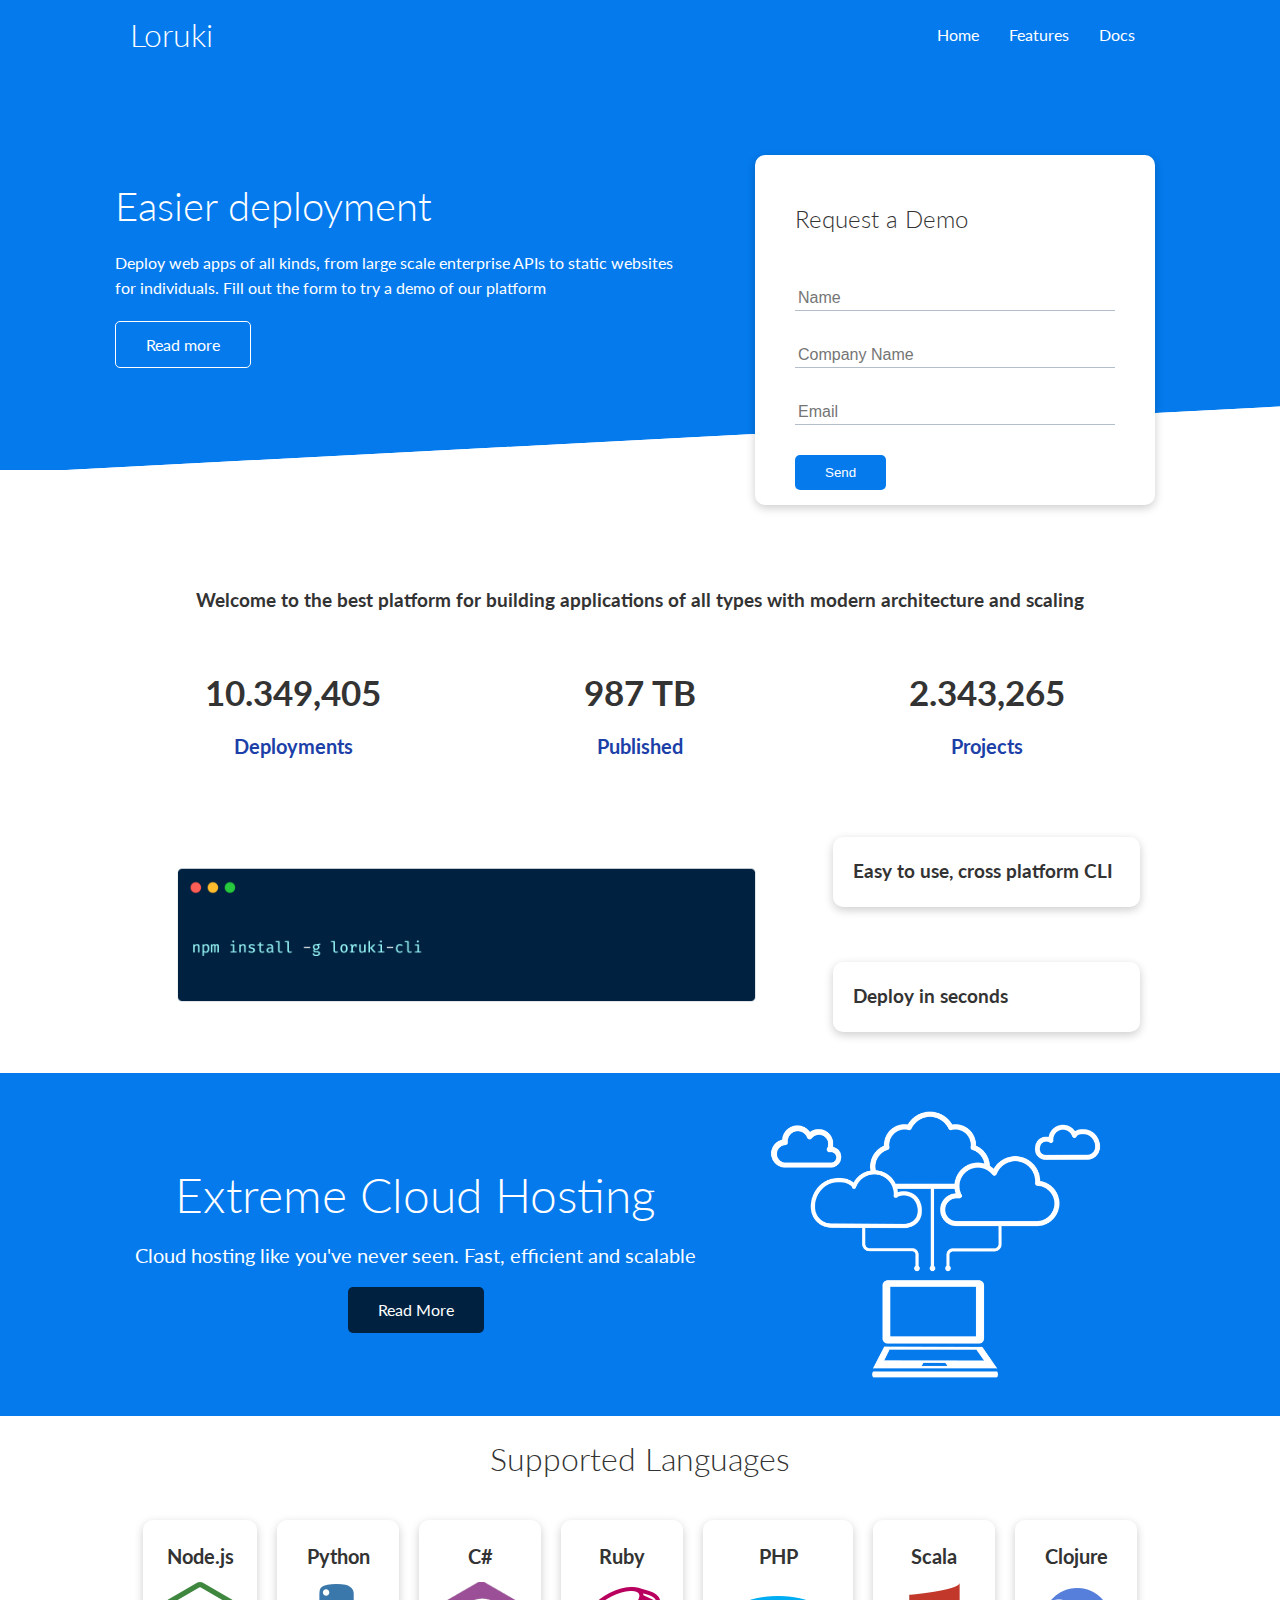
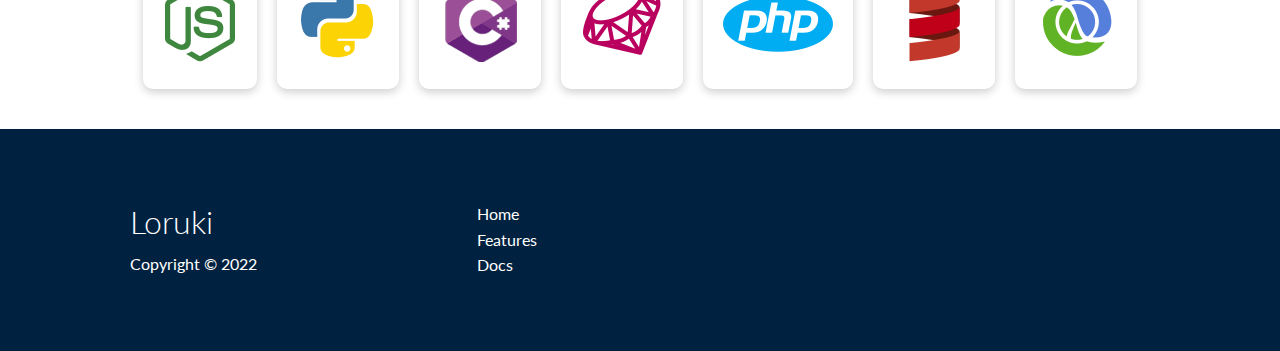
<file: index.html>
<!DOCTYPE html>
<html lang="en">
  <head>
    <meta charset="UTF-8" />
    <meta http-equiv="X-UA-Compatible" content="IE=edge" />
    <meta name="viewport" content="width=device-width, initial-scale=1.0" />
    <link
      rel="stylesheet"
      href="https://cdnjs.cloudflare.com/ajax/libs/font-awesome/5.15.1/css/all.min.css"
      integrity="sha512-+4zCK9k+qNFUR5X+cKL9EIR+ZOhtIloNl9GIKS57V1MyNsYpYcUrUeQc9vNfzsWfV28IaLL3i96P9sdNyeRssA=="
      crossorigin="anonymous"
    />
    <link rel="stylesheet" href="css/utilities.css" />
    <link rel="stylesheet" href="css/style.css" />
    <title>Loruki | Cloud Hosting for everyone</title>
  </head>
  <body>
    <!---Navbar-->
    <div class="navbar">
      <div class="container flex">
        <h1 class="logo">Loruki</h1>
        <nav>
          <ul>
            <li><a href="index.html">Home</a></li>
            <li><a href="features.html">Features</a></li>
            <li><a href="docs.html">Docs</a></li>
          </ul>
        </nav>
      </div>
    </div>

    <!---Showcase-->

    <section class="showcase">
      <div class="container grid">
        <div class="showcase-text">
          <h1>Easier deployment</h1>
          <p>
            Deploy web apps of all kinds, from large scale enterprise APIs to
            static websites for individuals. Fill out the form to try a demo of
            our platform
          </p>
          <a href="features.html" class="btn btn-outline">Read more</a>
        </div>
        <div class="showcase-form card">
          <h2>Request a Demo</h2>
          <form name="contact" method="POST"  netlify-honeypot="bot-field" data-netlify="true">
            <input type="hidden" name="form-name" value="contact">
            <p class="hidden">
              <label>
                Don’t fill this out if you’re human: <input name="bot-field" />
              </label>
            </p>
            <div class="form-control">
              <input type="text" name="name" placeholder="Name" required />
            </div>
            <div class="form-control">
              <input
                type="text"
                name="company"
                placeholder="Company Name"
                required
              />
            </div>
            <div class="form-control">
              <input type="email" name="email" placeholder="Email" required />
            </div>
            <input type="submit" value="Send" class="btn btn-primary" />
          </form>
        </div>
      </div>
    </section>

    <!---Stats-->

    <section class="stats">
      <div class="container">
        <h3 class="stats-heading text-center my-1">
          Welcome to the best platform for building applications of all types
          with modern architecture and scaling
        </h3>
        <div class="grid grid-3 text-center my-4">
          <div>
            <i class="fas fa-server fa-3x"></i>
            <h3>10.349,405</h3>
            <p class="text-secondary">Deployments</p>
          </div>
          <div>
            <i class="fas fa-upload fa-3x"></i>
            <h3>987 TB</h3>
            <p class="text-secondary">Published</p>
          </div>
          <div>
            <i class="fas fa-project-diagram fa-3x"></i>
            <h3>2.343,265</h3>
            <p class="text-secondary">Projects</p>
          </div>
        </div>
      </div>
    </section>

    <!----CLI----->

    <section class="cli">
      <div class="container grid">
        <img src="images/cli.png" alt="" />
        <div class="card">
            <h3>Easy to use, cross platform CLI</h3>
        </div>
        <div class="card">
            <h3>Deploy in seconds</h3>
        </div>
      </div>
    </section>

    <!----Cloud----->
    
    <section class="cloud bg-primary my-2 py-2">
        <div class="container grid">
            <div class="text-center">
                <h2 class="lg">Extreme Cloud Hosting</h2>
                <p class="lead my-1">Cloud hosting like you've never seen. Fast, efficient and scalable</p>
                <a href="features.html" class="btn btn-dark">Read More</a>
            </div>
            <img src="images/cloud.png" alt="">
        </div>

    </section>

   

    <!-- Languages -->
    <section class="languages">
      <h2 class="md text-center my-2">
          Supported Languages
      </h2>
      <div class="container flex">
          <div class="card">
              <h4>Node.js</h4>
              <img src="images/logos/node.png" alt="">
          </div>
          <div class="card">
              <h4>Python</h4>
              <img src="images/logos/python.png" alt="">
            </div>
            <div class="card">
              <h4>C#</h4>
              <img src="images/logos/csharp.png" alt="">
            </div>
            <div class="card">
              <h4>Ruby</h4>
              <img src="images/logos/ruby.png" alt="">
            </div>
            <div class="card">
              <h4>PHP</h4>
              <img src="images/logos/php.png" alt="">
            </div>
            <div class="card">
              <h4>Scala</h4>
              <img src="images/logos/scala.png" alt="">
            </div>
            <div class="card">
              <h4>Clojure</h4>
              <img src="images/logos/clojure.png" alt="">
            </div>
      </div>
  </section>

  <!---Footer-->

  <footer class="footer bg-dark py-5">
    <div class="container grid grid-3">
      <div>
        <h1>
          Loruki
        </h1>
        <p>Copyright &copy; 2022</p>
      </div>
      <nav>
        <ul>
          <li><a href="index.html">Home</a></li>
          <li><a href="features.html">Features</a></li>
          <li><a href="docs.html">Docs</a></li>
        </ul>
      </nav>
      <div class="social">
        <a href="#"><i class="fab fa-github fa-2x"></i></a>
        <a href="#"><i class="fab fa-facebook fa-2x"></i></a>
        <a href="#"><i class="fab fa-instagram fa-2x"></i></a>
        <a href="#"><i class="fab fa-twitter fa-2x"></i></a>
      </div>
    </div>
  </footer>

  </body>
</html>
</file>
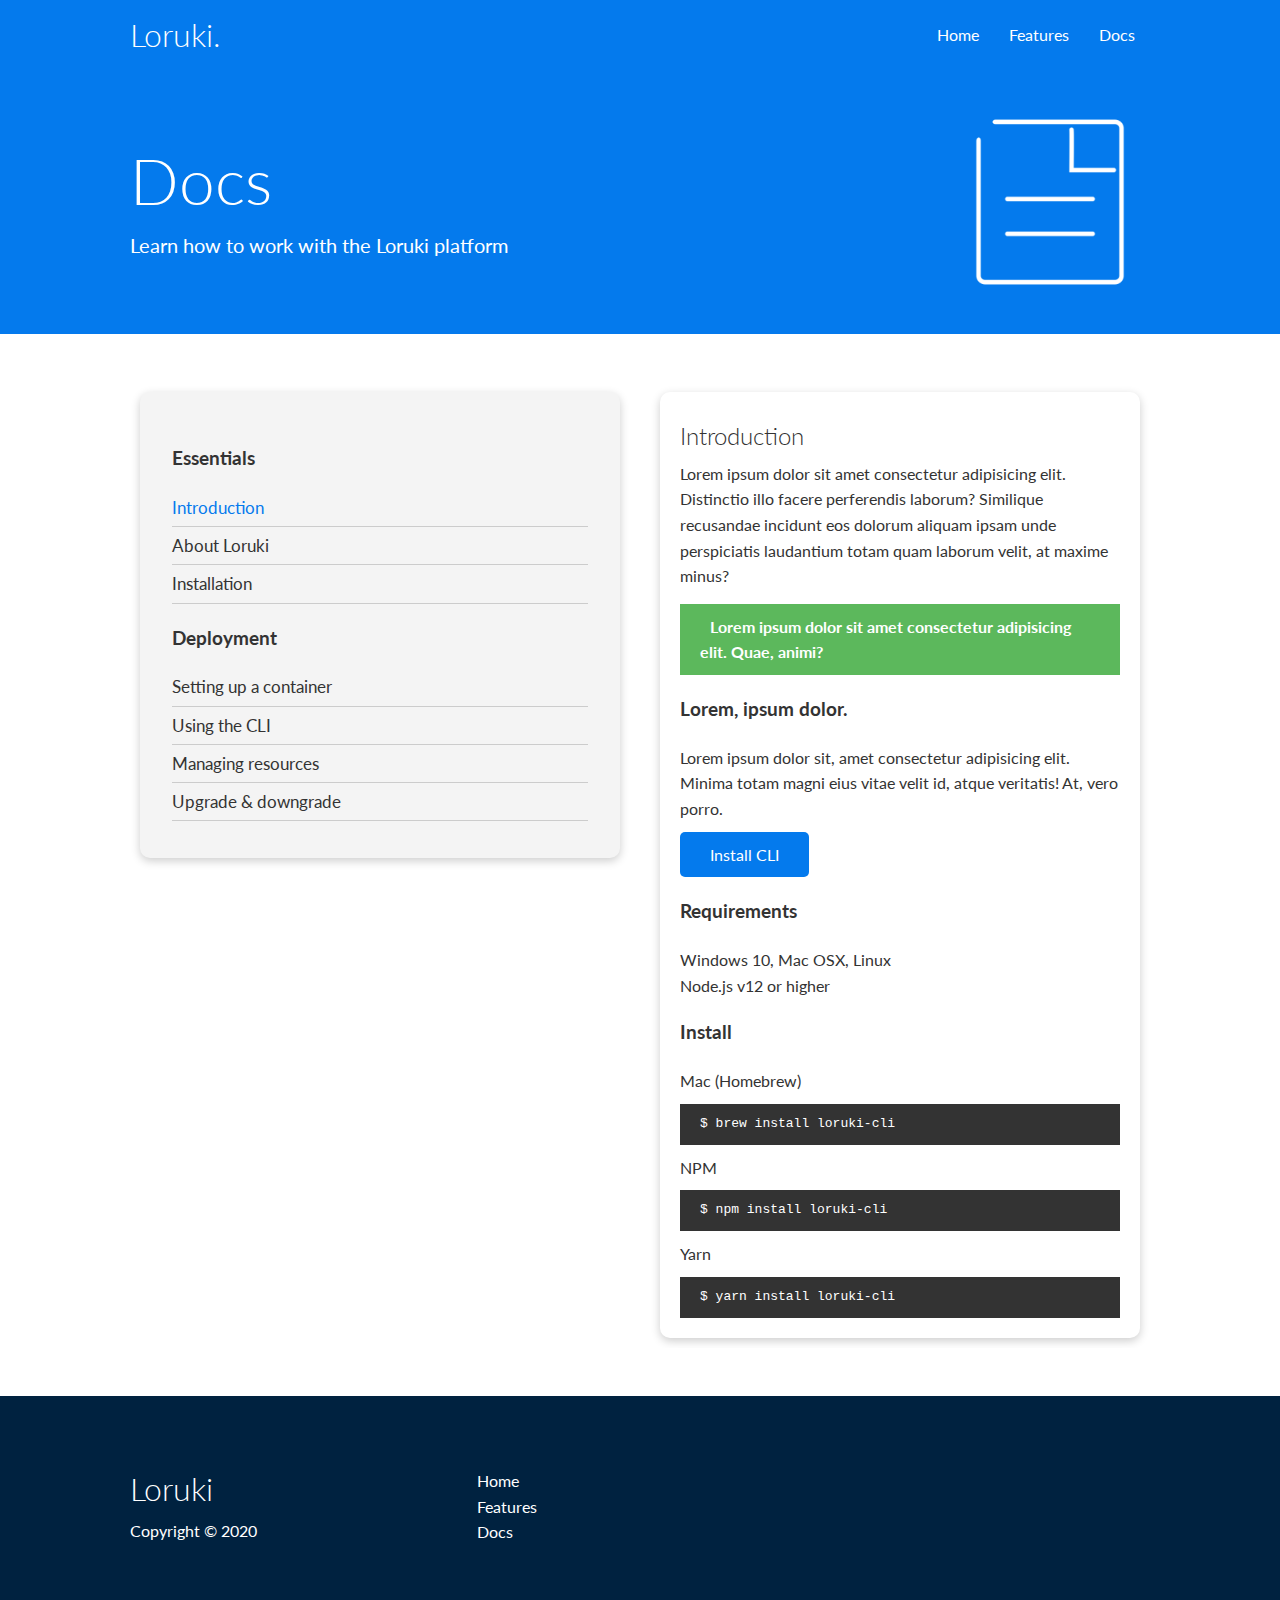
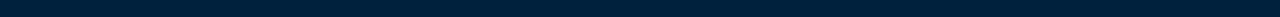
<file: docs.html>
<!DOCTYPE html>
<html lang="en">
<head>
    <meta charset="UTF-8">
    <meta name="viewport" content="width=device-width, initial-scale=1.0">
    <link rel="stylesheet" href="https://cdnjs.cloudflare.com/ajax/libs/font-awesome/5.15.1/css/all.min.css" integrity="sha512-+4zCK9k+qNFUR5X+cKL9EIR+ZOhtIloNl9GIKS57V1MyNsYpYcUrUeQc9vNfzsWfV28IaLL3i96P9sdNyeRssA==" crossorigin="anonymous" />
    <link rel="stylesheet" href="css/utilities.css">
    <link rel="stylesheet" href="css/style.css">
    <title>Loruki | Cloud Hosting For Everyone</title>
</head>
<body>
    <!-- Navbar -->
    <div class="navbar">
        <div class="container flex">
            <h1 class="logo">Loruki.</h1>
            <nav>
                <ul>
                    <li><a href="index.html">Home</a></li>
                    <li><a href="features.html">Features</a></li>
                    <li><a href="docs.html">Docs</a></li>
                </ul>
            </nav>
        </div>
    </div>

    <!-- Head -->
    <section class="docs-head bg-primary py-3">
        <div class="container grid">
            <div>
                <h1 class="xl">Docs</h1>
                <p class="lead">
                    Learn how to work with the Loruki platform
                </p>
            </div>
            <img src="images/docs.png" alt="">
        </div>
    </section>

    <!-- Docs main -->
    <section class="docs-main my-4">
        <div class="container grid">
            <div class="card bg-light p-3">
                <h3 class="my-2">Essentials</h3>
                <nav>
                    <ul >
                        <li><a class="text-primary" href="#">Introduction</a></li>
                        <li><a href="#">About Loruki</a></li>
                        <li><a href="#">Installation</a></li>
                    </ul>
                </nav>

                <h3 class="my-2">Deployment</h3>
                <nav>
                    <ul>
                        <li><a href="#">Setting up a container</a></li>
							<li><a href="#">Using the CLI</a></li>
							<li><a href="#">Managing resources</a></li>
							<li><a href="#">Upgrade & downgrade</a></li>
                    </ul>
                </nav>
            </div>
            <div class="card">
                <h2>Introduction</h2>
                <p>Lorem ipsum dolor sit amet consectetur adipisicing elit. Distinctio illo facere perferendis laborum? Similique recusandae incidunt eos dolorum aliquam ipsam unde perspiciatis laudantium totam quam laborum velit, at maxime minus?</p>

                <div class="alert alert-success">
                    <i class="fas fa-info"></i> Lorem ipsum dolor sit amet consectetur adipisicing elit. Quae, animi?
                </div>

                <h3>Lorem, ipsum dolor.</h3>
                <p>Lorem ipsum dolor sit, amet consectetur adipisicing elit. Minima totam magni eius vitae velit id, atque veritatis! At, vero porro.</p>
                <a href="#" class="btn btn-primary">Install CLI</a>

                <h3>Requirements</h3>
                <ul>
                    <li>Windows 10, Mac OSX, Linux</li>
                    <li>Node.js v12 or higher</li>
                </ul>

                <h3>Install</h3>
                <p>Mac (Homebrew)</p>
                <pre><code>$ brew install loruki-cli</code></pre>
                <p>NPM</p>
                <pre><code>$ npm install loruki-cli</code></pre>
                <p>Yarn</p>
                <pre><code>$ yarn install loruki-cli</code></pre>

            </div>
        </div>
    </section>
    
    <!-- Footer -->
    <footer class="footer bg-dark py-5">
        <div class="container grid grid-3">
            <div>
                <h1>Loruki
                </h1>
                <p>Copyright &copy; 2020</p>
            </div>
            <nav>
                <ul>
                    <li><a href="index.html">Home</a></li>
                    <li><a href="features.html">Features</a></li>
                    <li><a href="docs.html">Docs</a></li>
                </ul>
            </nav>
            <div class="social">
                <a href="#"><i class="fab fa-github fa-2x"></i></a>
                <a href="#"><i class="fab fa-facebook fa-2x"></i></a>
                <a href="#"><i class="fab fa-instagram fa-2x"></i></a>
                <a href="#"><i class="fab fa-twitter fa-2x"></i></a>
            </div>
        </div>
    </footer>
</body>
</html>
</file>
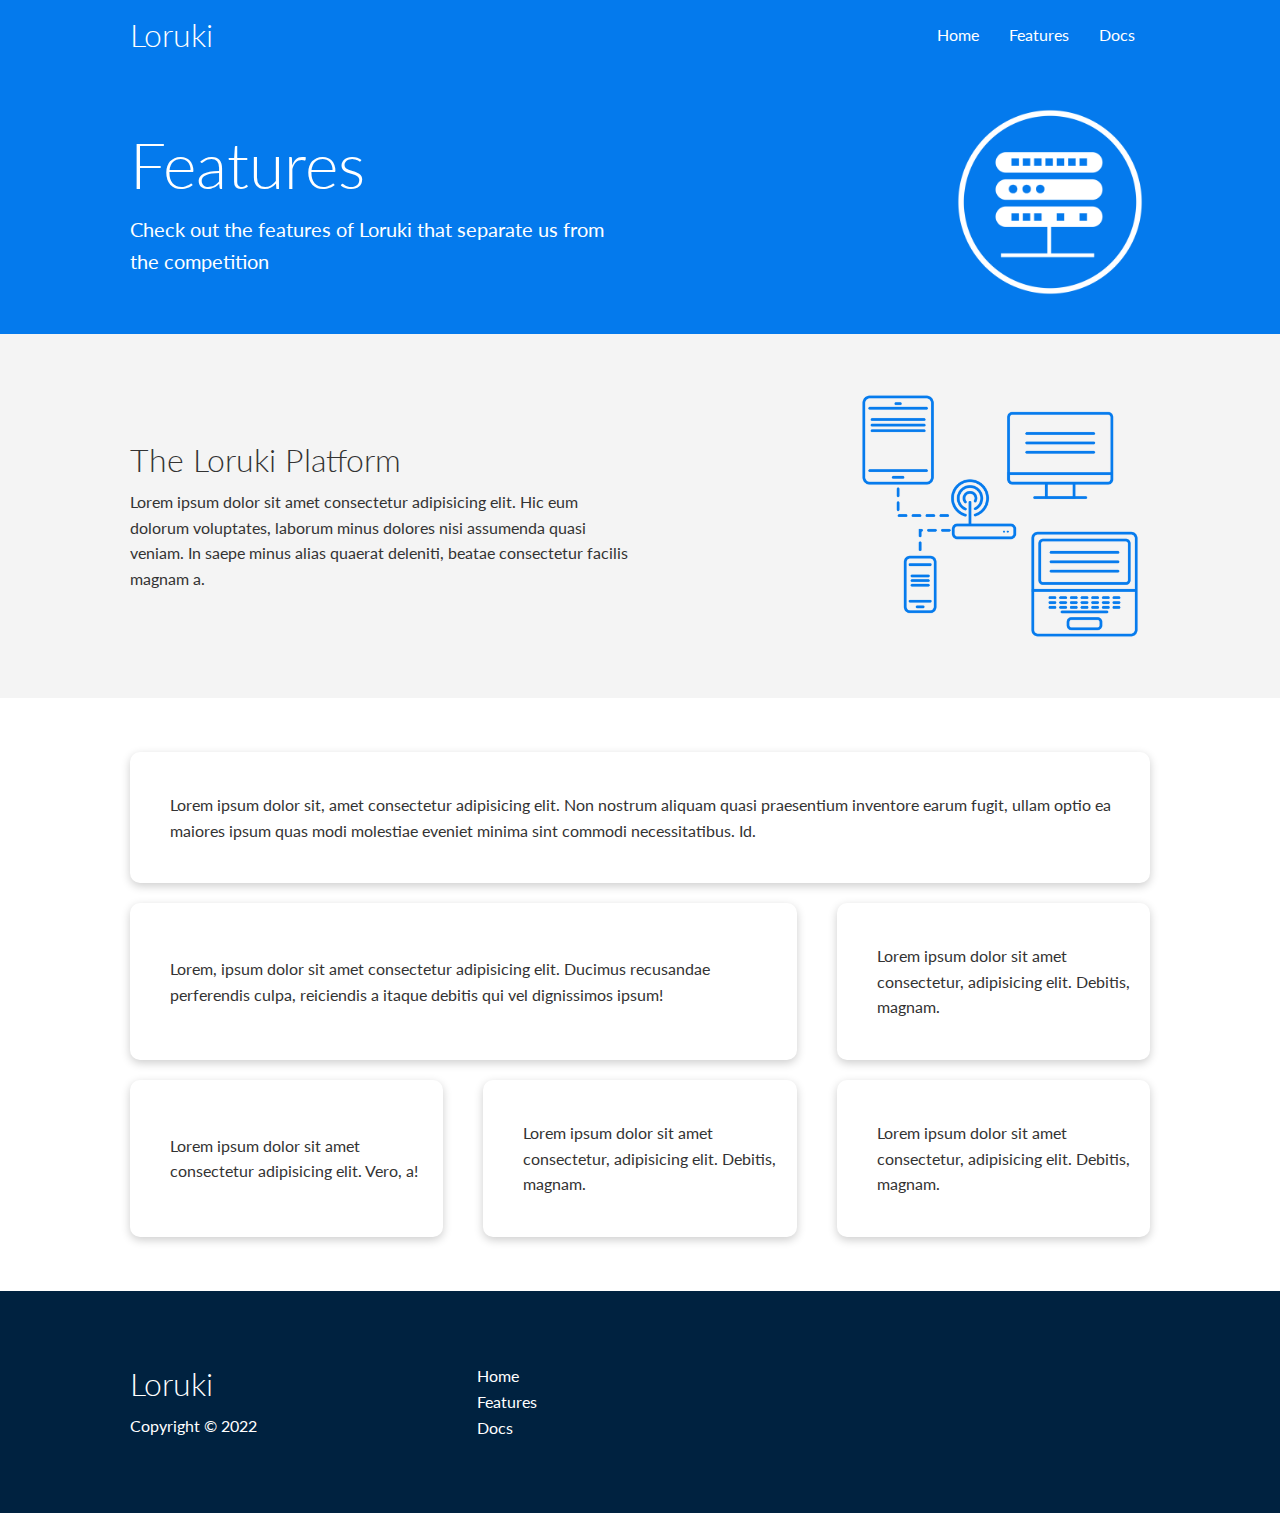
<file: features.html>
<!DOCTYPE html>
<html lang="en">
  <head>
    <meta charset="UTF-8" />
    <meta http-equiv="X-UA-Compatible" content="IE=edge" />
    <meta name="viewport" content="width=device-width, initial-scale=1.0" />
    <link
      rel="stylesheet"
      href="https://cdnjs.cloudflare.com/ajax/libs/font-awesome/5.15.1/css/all.min.css"
      integrity="sha512-+4zCK9k+qNFUR5X+cKL9EIR+ZOhtIloNl9GIKS57V1MyNsYpYcUrUeQc9vNfzsWfV28IaLL3i96P9sdNyeRssA=="
      crossorigin="anonymous"
    />
    <link rel="stylesheet" href="css/utilities.css" />
    <link rel="stylesheet" href="css/style.css" />
    <title>Loruki | Cloud Hosting for everyone</title>
  </head>
  <body>
    <!---Navbar-->
    <div class="navbar">
      <div class="container flex">
        <h1 class="logo">Loruki</h1>
        <nav>
          <ul>
            <li><a href="index.html">Home</a></li>
            <li><a href="features.html">Features</a></li>
            <li><a href="docs.html">Docs</a></li>
          </ul>
        </nav>
      </div>
    </div>


    <!---Head---->

    <section class="features-head bg-primary py-3">
        <div class="container grid">
            <div>
                <h1 class="xl">Features</h1>
                <p class="lead">
                    Check out the features of Loruki that separate us from the
                    competition
                </p>
            </div>
            <img src="images/server.png" alt="">
        </div>
    </section>



    <!----Sub Head ---->
    <section class="features-sub-head bg-light py-3">
        <div class="container grid"> 
            <div>
                <h1 class="md">The Loruki Platform</h1>
                <p >
                    Lorem ipsum dolor sit amet consectetur adipisicing elit. Hic eum dolorum voluptates, laborum minus dolores nisi assumenda quasi veniam. In saepe minus alias quaerat deleniti, beatae consectetur facilis magnam a.
                </p>
            </div>
            <img src="images/server2.png" alt="">



        </div>



    </section>

    <section class="features-main my-2">
         <div class="container grid grid-3">
            <div class="card flex">
                <i class="fas fa-server fa-3x"></i>
                <p>Lorem ipsum dolor sit, amet consectetur adipisicing elit. Non nostrum aliquam quasi praesentium inventore earum fugit, ullam optio ea maiores ipsum quas modi molestiae eveniet minima sint commodi necessitatibus. Id.</p>
            </div>

            <div class="card flex">
                <i class="fas fa-network-wired fa-3x"></i>
                <p>
                    Lorem, ipsum dolor sit amet consectetur adipisicing elit. Ducimus
                    recusandae perferendis culpa, reiciendis a itaque debitis qui vel
                    dignissimos ipsum!
                </p>
            </div>
            <div class="card flex">
                <i class="fas fa-laptop-code fa-3x"></i>
                <p>
                    Lorem ipsum dolor sit amet consectetur, adipisicing elit. Debitis,
                    magnam.
                </p>
            </div>
            <div class="card flex">
                <i class="fas fa-database fa-3x"></i>
                <p>
                    Lorem ipsum dolor sit amet consectetur adipisicing elit. Vero, a!
                </p>
            </div>
            <div class="card flex">
                <i class="fas fa-power-off fa-3x"></i>
                <p>
                    Lorem ipsum dolor sit amet consectetur, adipisicing elit. Debitis,
                    magnam.
                </p>
            </div>
            <div class="card flex">
                <i class="fas fa-upload fa-3x"></i>
                <p>
                    Lorem ipsum dolor sit amet consectetur, adipisicing elit. Debitis,
                    magnam.
                </p>
            </div>






         </div>
    </section>


  <!---Footer-->

  <footer class="footer bg-dark py-5">
    <div class="container grid grid-3">
      <div>
        <h1>
          Loruki
        </h1>
        <p>Copyright &copy; 2022</p>
      </div>
      <nav>
        <ul>
          <li><a href="index.html">Home</a></li>
          <li><a href="features.html">Features</a></li>
          <li><a href="docs.html">Docs</a></li>
        </ul>
      </nav>
      <div class="social">
        <a href="#"><i class="fab fa-github fa-2x"></i></a>
        <a href="#"><i class="fab fa-facebook fa-2x"></i></a>
        <a href="#"><i class="fab fa-instagram fa-2x"></i></a>
        <a href="#"><i class="fab fa-twitter fa-2x"></i></a>
      </div>
    </div>
  </footer>

  </body>
</html>
</file>
<file: css/utilities.css>
.container {
    max-width: 1100px;
    margin: 0 auto;
    overflow: auto;
    padding: 0 40px;
  }
  
  .card {
    background-color: #fff;
    color: #333;
    border-radius: 10px;
    box-shadow: 0 3px 10px rgba(0, 0, 0, 0.2);
    padding: 20px;
    margin: 10px;
  }
  
  .btn {
    display: inline-block;
    padding: 10px 30px;
    cursor: pointer;
    background: var(--primary-color);
    color: #fff;
    border: none;
    border-radius: 5px;
  }
  
  .btn-outline {
    background-color: transparent;
    border: 1px #fff solid;
  }
  
  .btn:hover {
    transform: scale(0.98);
  }
  
  /* Backgrounds & colored buttons */
  .bg-primary,
  .btn-primary {
    background-color: var(--primary-color);
    color: #fff;
  }
  
  .bg-secondary,
  .btn-secondary {
    background-color: var(--secondary-color);
    color: #fff;
  }
  
  .bg-dark,
  .btn-dark {
    background-color: var(--dark-color);
    color: #fff;
  }
  
  .bg-light,
  .btn-light {
    background-color: var(--light-color);
    color: #333;
  }
  
  .bg-primary a,
  .btn-primary a,
  .bg-secondary a,
  .btn-secondary a,
  .bg-dark a,
  .btn-dark a {
    color: #fff;
  }
  
  /* Text colors */
  .text-primary {
    color: var(--primary-color);
  }
  
  .text-secondary {
    color: var(--secondary-color);
  }
  
  .text-dark {
    color: var(--dark-color);
  }
  
  .text-light {
    color: var(--light-color);
  }
  
  /* Text sizes */
  .lead {
    font-size: 20px;
  }
  
  .sm {
    font-size: 1rem;
  }
  
  .md {
    font-size: 2rem;
  }
  
  .lg {
    font-size: 3rem;
  }
  
  .xl {
    font-size: 4rem;
  }
  
  .text-center {
    text-align: center;
  }
  
  /* Alert */
  .alert {
    background-color: var(--light-color);
    padding: 10px 20px;
    font-weight: bold;
    margin: 15px 0;
  }
  
  .alert i {
    margin-right: 10px;
  }
  
  .alert-success {
    background-color: var(--success-color);
    color: #fff;
  }
  
  .alert-error {
    background-color: var(--error-color);
    color: #fff;
  }
  
  .flex {
    display: flex;
    justify-content: center;
    align-items: center;
    height: 100%;
  }
  
  .grid {
    display: grid;
    grid-template-columns: repeat(2, 1fr);
    gap: 20px;
    justify-content: center;
    align-items: center;
    height: 100%;
  }
  
  .grid-3 {
    grid-template-columns: repeat(3, 1fr);
  }
  
  /* Margin */
  .my-1 {
    margin: 1rem 0;
  }
  
  .my-2 {
    margin: 1.5rem 0;
  }
  
  .my-3 {
    margin: 2rem 0;
  }
  
  .my-4 {
    margin: 3rem 0;
  }
  
  .my-5 {
    margin: 4rem 0;
  }
  
  .m-1 {
    margin: 1rem;
  }
  
  .m-2 {
    margin: 1.5rem;
  }
  
  .m-3 {
    margin: 2rem;
  }
  
  .m-4 {
    margin: 3rem;
  }
  
  .m-5 {
    margin: 4rem;
  }
  
  /* Padding */
  .py-1 {
    padding: 1rem 0;
  }
  
  .py-2 {
    padding: 1.5rem 0;
  }
  
  .py-3 {
    padding: 2rem 0;
  }
  
  .py-4 {
    padding: 3rem 0;
  }
  
  .py-5 {
    padding: 4rem 0;
  }
  
  .p-1 {
    padding: 1rem;
  }
  
  .p-2 {
    padding: 1.5rem;
  }
  
  .p-3 {
    padding: 2rem;
  }
  
  .p-4 {
    padding: 3rem;
  }
  
  .p-5 {
    padding: 4rem;
  }
</file>
<file: css/style.css>
@import url('https://fonts.googleapis.com/css2?family=Lato:wght@300&family=Outfit:wght@100&display=swap');

* {
    box-sizing: border-box;
    padding: 0;
    margin: 0;
}

:root {
     --primary-color:#047aed;
     --secondary-color:#1c3fa8;
     --dark-color:#002240;
     --light-color:#f4f4f4;
     --success-color:#5cb85c;
     --error-color: #d9534f;
}

body {
    font-family: 'Lato' , sans-serif;
    color: #333;
    line-height: 1.6;
}

ul {
    list-style-type: none;
}

a {
    text-decoration: none;
    color: #333;
}

h1,
h2 {
    font-weight: 300;
    line-height: 1.2;
    margin:10px 0;
}

p {
    margin: 10px 0;
}

img {
    width: 100%;
}

code, pre {
  background: #333;
  color: #fff;
  padding: 10px;
}


.hidden {
    visibility: hidden;
    height: 0;
}


/*Navbar*/
.navbar {
    background-color:var(--primary-color) ;
    color: #fff;
    height: 70px;
}

.navbar ul {
    display: flex;
}

.navbar a {
    color: #fff;
    padding: 10px;
    margin: 0 5px;
}

.navbar a:hover {
    border-bottom: 2px #fff solid;
}

.navbar .flex {
    justify-content: space-between;
}


/*Showcase*/
.showcase {
    height: 400px;
    background-color:var(--primary-color) ;
    color: #fff;
    position: relative;
}

.showcase h1 {
    font-size: 40px;
}

.showcase p {
    margin: 20px 0;
}


.showcase .grid {
    overflow: visible;
    grid-template-columns: 55% 45%;
    gap: 30px;
}

.showcase-text {
    animation:slideInFromLeft 1s ease-in;
}

.showcase-form {
    position: relative;
    top: 60px;
    height: 350px;
    width: 400px;
    padding: 40px;
    z-index: 100;
    justify-self: flex-end;
    animation: slideInFromRight 1s ease-in;
}

.showcase-form .form-control {
    margin: 30px 0;
}


.showcase-form input[type='text'],
.showcase-form input[type='email'] {
    border: 0;
    border-bottom: 1px solid #b4becb;
    width: 100%;
    padding: 3px;
    font-size: 16px;
}

.showcase-form input:focus {
    outline: none;
}


.showcase::before,
.showcase::after {
    content:'';
    position: absolute;
    height: 100px;
    bottom:-70px;
    right: 0;
    left: 0;
    background: #fff;
    -webkit-transform: skewY(-3deg);
    -moz-transform: skewY(-3deg);
    -ms-transform: skewY(-3deg);
    
}



/*Stats*/

.stats {
    padding-top: 100px;
    animation:slideInFromBottom 1s ease-in;
}


.stats.heading {
    max-width: 500px;
    margin: auto;
}

.stats .grid h3 {
    font-size: 35px;
}

.stats .grid p {
    font-size: 20px;
    font-weight: bold;
}

/* Cli */

.cli .grid {
    grid-template-columns: repeat(3, 1fr);
    grid-template-rows: repeat(2, 1fr);
}

.cli .grid > *:first-child {
    grid-column: 1 / span 2;
    grid-row: 1 / span 2;
  }

  /* Cloud */

  .cloud .grid {
      grid-template-columns: 4fr 3fr;
  }


  /* Languages*/

  .languages .flex {
      flex-wrap: wrap;
  }

  .languages .card {
      text-align: center;
      margin: 18px 10px 40px;
      transition: transform 0.25 ease-in;
  }

  .languages .card h4 {
      font-size: 20px;
      margin-bottom: 10px;
  }

  .languages .card:hover {
    transform: translateY(-15px);
  }

  /* Features */

  .features-head img,
   .docs-head img {
      width: 200px;
      justify-self: flex-end; /* corre la imagen hacia la derecha */
  }

  .features-sub-head img {
      width: 300px;
      justify-self: flex-end;
  }


  .features-main .card > i {
      margin-right: 20PX;
  }

  .features-main .grid {
      padding: 30px;
  }

  .features-main .grid >*:first-child {
    grid-column: 1 / span 3;
  }


  .features-main .grid >*:nth-child(2) {
    grid-column: 1 / span 2;
  }
  


/* Docs */

.docs-main h3 {
    margin: 20px 0;
}

.docs-main .grid {
     grid-template-columns: 1fr, 2fr;
     align-items: flex-start; /* align-items is on the y axis. This moves the card upwards */
}

.docs-main nav li {
    font-size: 17px;
    padding-bottom: 5px;
    margin-bottom: 5px;
  border-bottom: 1px #ccc solid;
}

.docs-main a:hover {
    font-weight: bold;
}





  /* Footer */

  .footer .social a{
  margin: 0 10px;
  }


  /* Animations */
  @keyframes slideInFromLeft {
      0% {
          transform: translateX(-100%);
      }

      100% {
          transform: translateX(0);
      }
  }


  @keyframes slideInFromRight {
    0% {
        transform: translateX(100%);
    }

    100% {
        transform: translateX(0);
    }
}



@keyframes slideInFromTop {
    0% {
        transform: translateY(-100%);
    }

    100% {
        transform: translateX(0);
    }
}


@keyframes slideInFromBottom {
    0% {
        transform: translateY(100%);
    }

    100% {
        transform: translateX(0);
    }
}



  /* Tablets and under*/

  @media(max-width:768px) {
    .grid,
    .showcase .grid,
    .stats .grid,
    .cloud .grid, 
    .features-main .grid,
    .docs-main .grid {
        grid-template-columns: 1fr;
        grid-template-rows: 1fr; /* hay 2 filas en la seccion de CLI */
    }

    .showcase {
        height: auto; /* hace que el card de contacxto no tape el h1 de abajo*/
    }

    .showcase-text {
        text-align: center;
        margin-top: 40px;
        animation:slideInFromTop 1s ease-in;
    }

    .showcase-form {
        justify-self: center;
        margin: auto;
        animation:slideInFromBottom 1s ease-in;
    }

    
   .cli .grid > *:first-child {
    grid-column: 1;
    grid-row: 1;
  }

  .features-head,
  .features-sub-head,
  .docs-head {
      text-align: center;
  }

  
  .features-head img,
  .features-sub-head img,
  .docs-head img {
      justify-self: center;
  }

  .features-main .grid >*:first-child,
  .features-main .grid >*:nth-child(2) {
    grid-column: 1;
  }

  }

  /* Mobile */
  @media(max-width:500px) {
  .navbar {
      height: 110px;
  }

  .navbar .flex {
      flex-direction: column;
  }

  .navbar ul {
      padding: 10px;
      background-color: rgba(0,0,0,0.1);
  }

}
</file>
